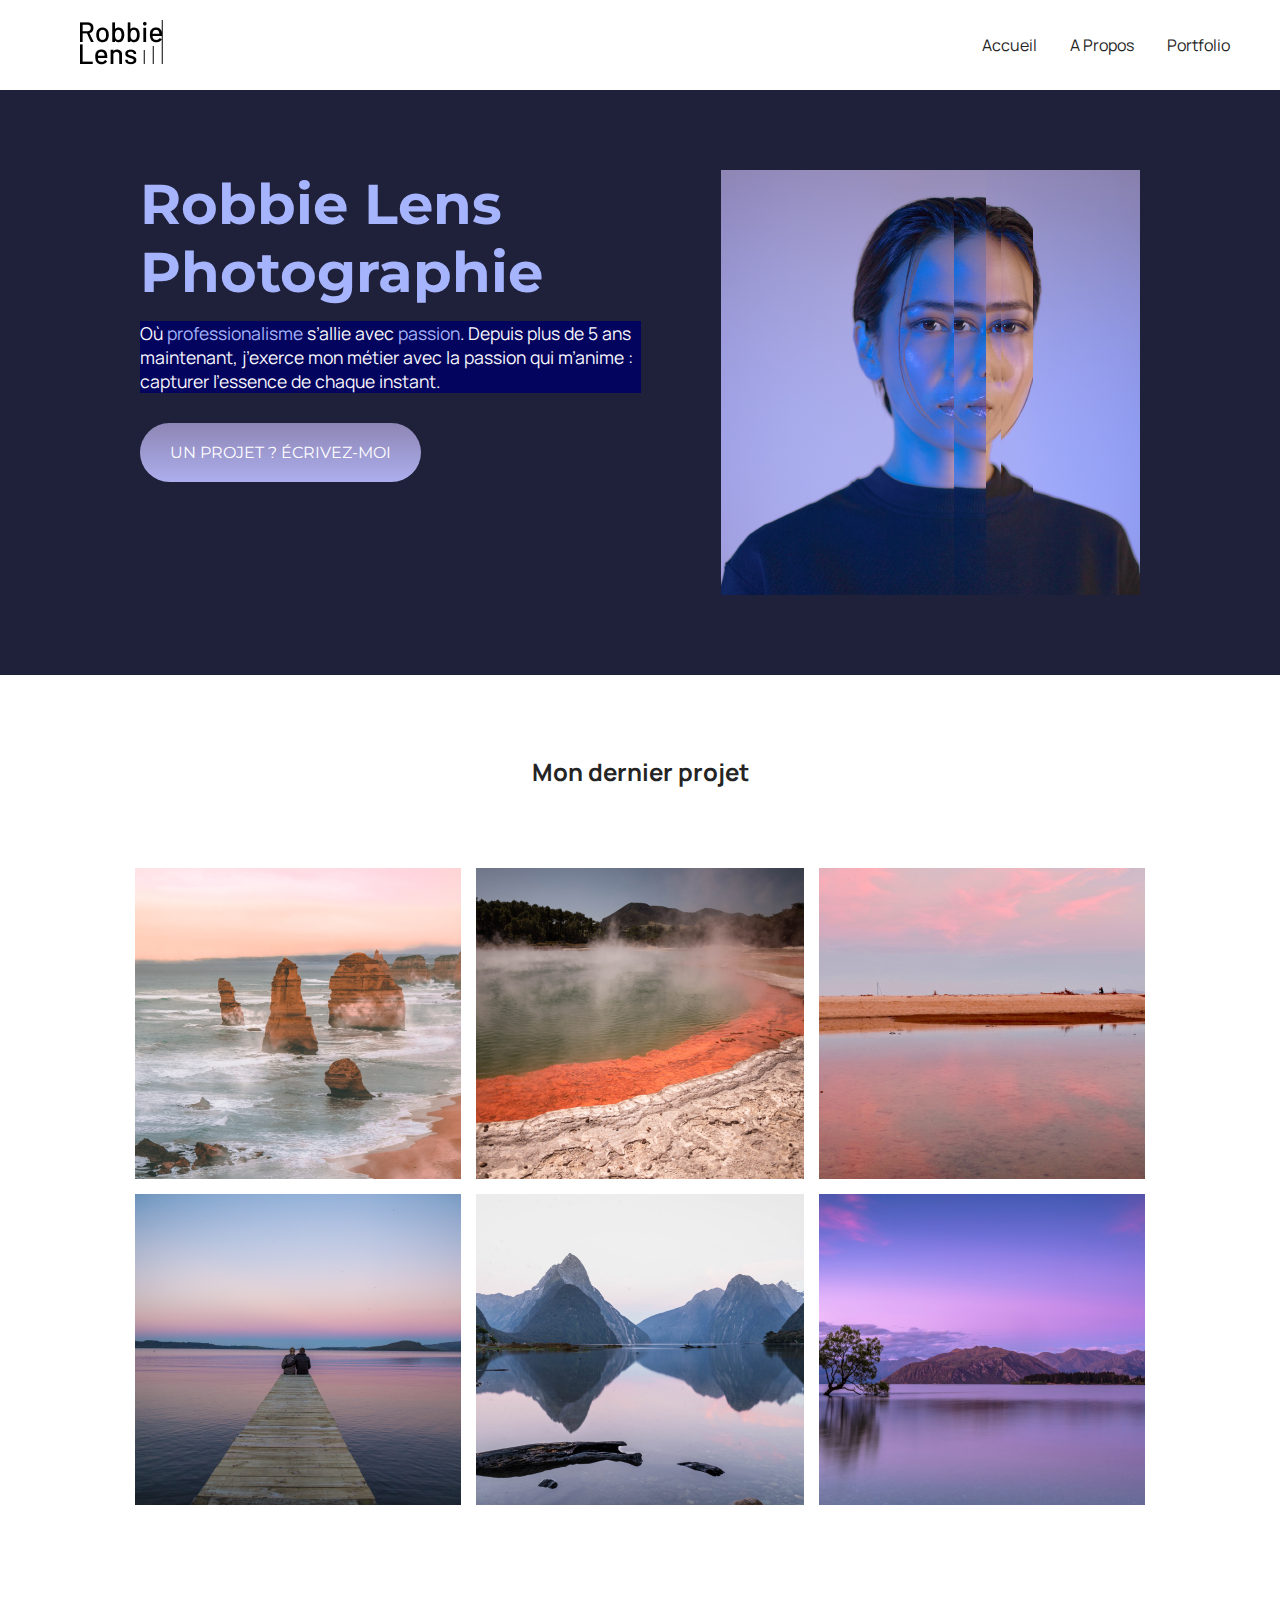
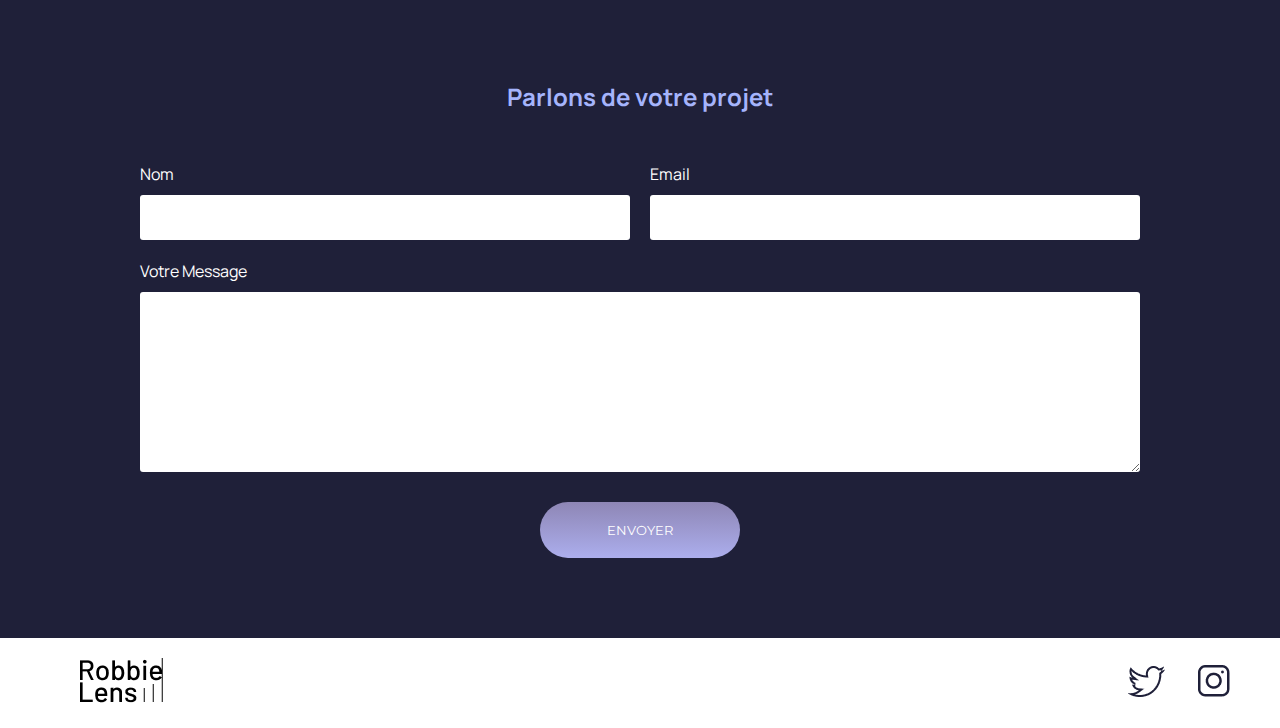
<file: index.html>
<!DOCTYPE html>
<html lang="fr">

    <head>
        <meta charset="utf-8" />
        <title>Accueil - Robbie Lens Photographie</title>
        <link href="style/style.css" rel="stylesheet">
        <link href="style/index.css" rel="stylesheet">
        <link rel="preconnect" href="https://fonts.googleapis.com">
        <link rel="preconnect" href="https://fonts.gstatic.com" crossorigin>
        <link href="https://fonts.googleapis.com/css2?family=Manrope&family=Montserrat&display=swap" rel="stylesheet">
    </head>

    <body>
        <header>
            <nav>
                <a href="index.html" class="lien-icone">
                <img src="images/logo_robbielens.png" alt="Logo Robbie Lens">
                </a>
                <div>
                <a href="index.html">Accueil</a>
                <a href="a-propos.html">A Propos</a>
                <a href="portfolio.html">Portfolio</a>
                </div>
            </nav>
        </header>
        <main>
            <section class="accueil-introduction">
                <div>
                    <h1>Robbie Lens Photographie</h1>
                    <p>
                        Où <em>professionalisme</em> s’allie avec <em>passion</em>. Depuis
                        plus de 5 ans maintenant, j’exerce mon métier avec la passion
                        qui m’anime : capturer l’essence de chaque instant.
                    </p>
                    <a href="#contact" class="cta">UN PROJET ? ÉCRIVEZ-MOI</a>
                </div>
                <img src="images/robbie_lens.png" alt="Photo de l'Artiste avec effet"/>
            </section>
            <section class="accueil-photos">
                <h2>Mon dernier projet</h2>
                <div>
                    <img src="images/accueil/element-1.png" alt="Twelve apostles - Australie" >
                    <img src="images/accueil/element-2.png" alt="Wai-O-Tapu - Nouvelle Zélande">
                    <img src="images/accueil/element-3.png" alt="Parc National d'Abel Tasman - Nouvelle Zélande">
                </div>
                <div>
                    <img src="images/accueil/element-4.png" alt="Lac Rotorua - Nouvelle Zélande" >
                    <img src="images/accueil/element-5.png" alt="Milford Sound - Nouvelle-Zélande" >
                    <img src="images/accueil/element-6.png" alt="Lac Wanaka - Nouvelle Zémande" >
                </div>
            </section>
            <section id="contact" class="section-contact">
                <h2>Parlons de votre projet</h2>
                <form method="get" action="#">
                    <div class="form-nom-email">
                        <div class="form-column">
                            <label for="nom">Nom</label>
                            <input type="text" name="nom" id="nom">
                        </div>
                        <div class="form-column">
                            <label for="email">Email</label>
                            <input type="email" name="email" id="email">
                        </div>
                    </div>
                    <label for="message">Votre Message</label>
                    <textarea name="message" id="message" rows="10"></textarea>
                    <input type="submit" value="ENVOYER" class="cta">
                </form>
            </section>
        </main>
        <footer>
            <a href="index.html" class="lien-icone">
            <img src="images/logo_robbielens.png" alt="Logo Robbie Lens">
            </a>
            <div>
            <a target="_blank" href="https://twitter.com/" class="lien-icone">
                <img src="images/twitter.png" alt="Logo Twittter">
            </a>
            <a target="_blank" href="https://www.instagram.com/" class="lien-icone">
                <img src="images/instagram.png" alt="Logo Instagram">
            </a>
            </div>
        </footer>
    </body>

</html>
</file>
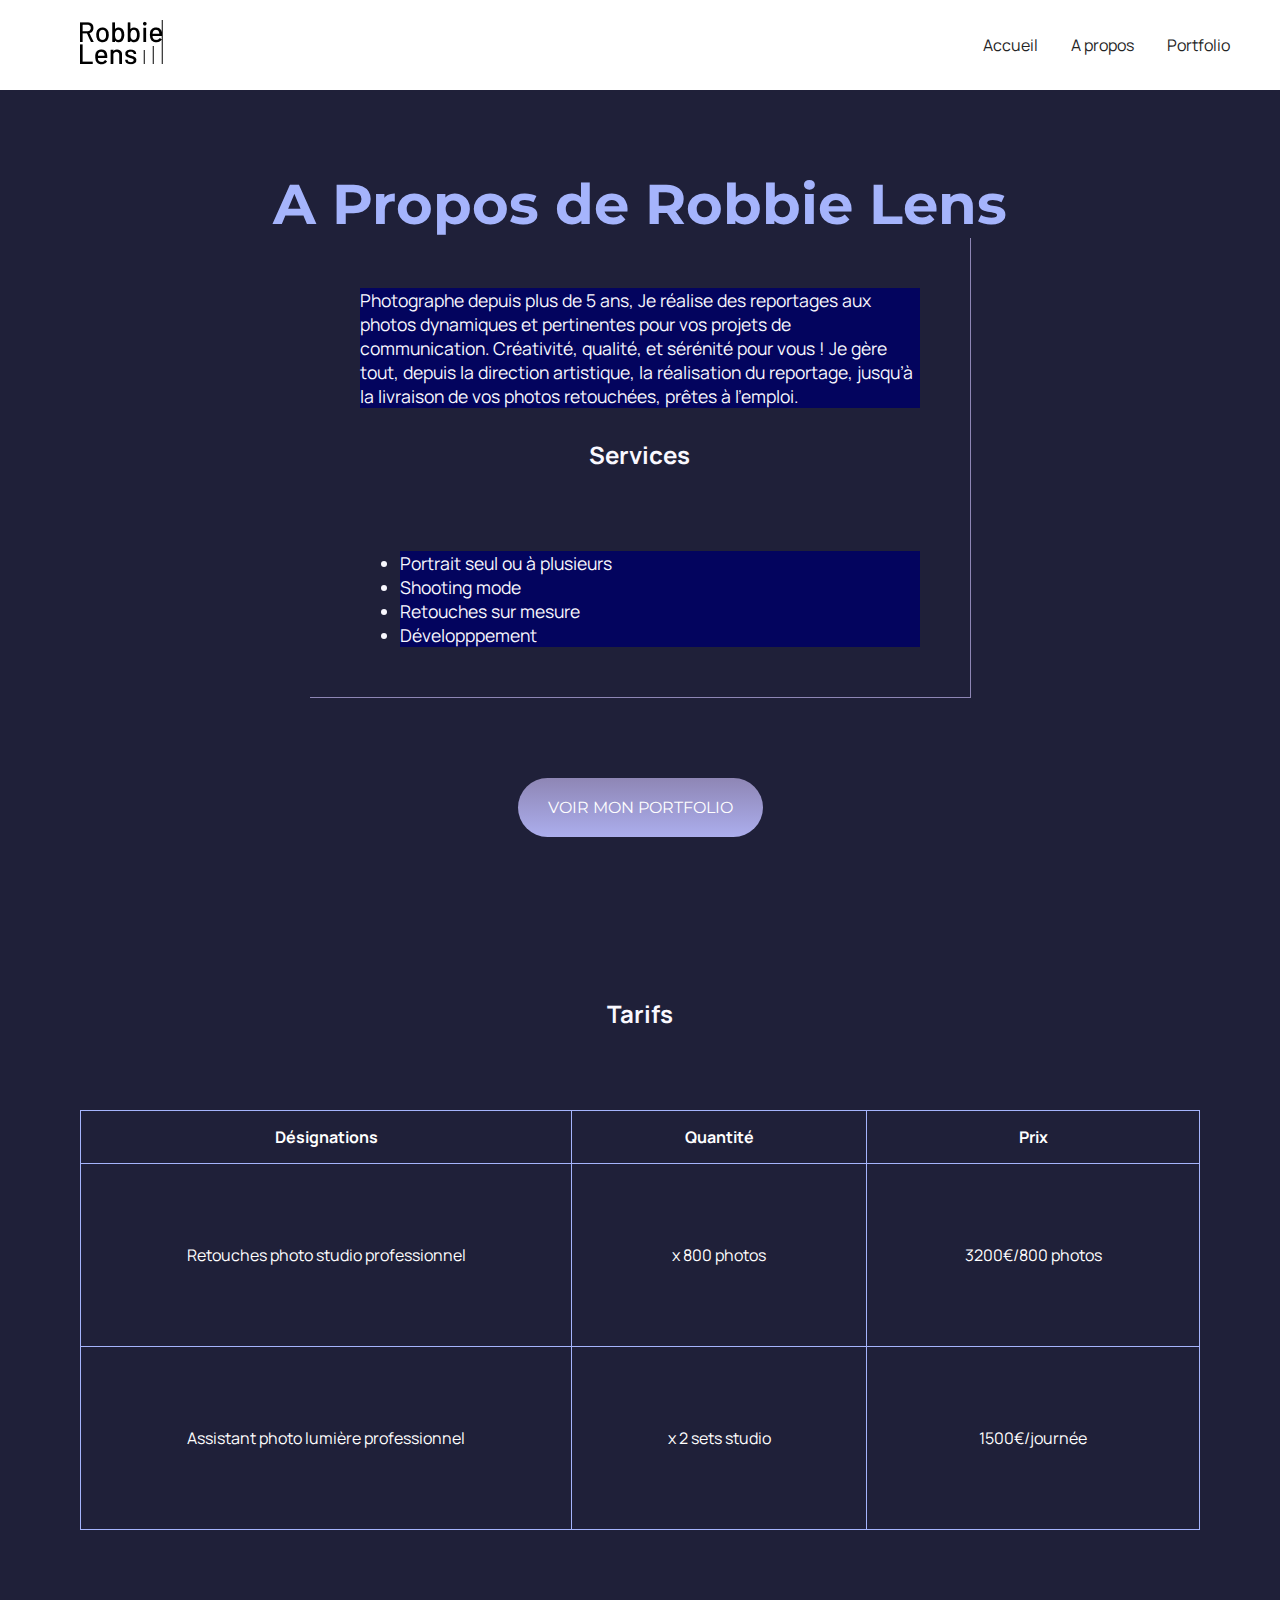
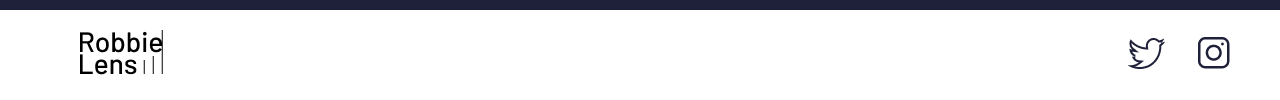
<file: a-propos.html>
<!DOCTYPE html>
<html lang="fr">

    <head>
        <meta charset="utf-8">
        <title>A propos - Robbie Lens Photographie</title>
        <link href="style/style.css" rel="stylesheet">
        <link href="style/a-propos.css" rel="stylesheet">
        <link rel="preconnect" href="https://fonts.googleapis.com">
        <link rel="preconnect" href="https://fonts.gstatic.com" crossorigin>
        <link href="https://fonts.googleapis.com/css2?family=Manrope&family=Montserrat&display=swap" rel="stylesheet">
    </head>

    <body>
        <header>
            <nav>
                <a href="index.html" class="lien-icone">
                    <img src="images/logo_robbielens.png" alt="Logo Robbie Lens">
                </a>
                <div>
                    <a href="index.html">Accueil</a>
                    <a href="a-propos.html">A propos</a>
                    <a href="portfolio.html">Portfolio</a>
                </div>
            </nav>
        </header>
        <main class="a-propos-main">
            <section>
                <h1>A Propos de Robbie Lens</h1>
                <div class="carre-contenu">
                    <p>
                        Photographe depuis plus de 5 ans, Je réalise des reportages aux photos dynamiques et pertinentes
                        pour
                        vos 
                        projets de communication. Créativité, qualité, et sérénité pour vous ! Je gère tout, depuis la
                        direction
                        artistique, la réalisation du reportage, jusqu’à la livraison de vos photos retouchées, prêtes à 
                        l’emploi.
                    </p>
                    <h2>Services</h2>
                    <ul>
                        <li>Portrait seul ou à plusieurs</li>
                        <li>Shooting mode</li>
                        <li>Retouches sur mesure</li>
                        <li>Développpement</li>
                    </ul>
                </div>     
                <div>
                    <a href="" class="cta">VOIR MON PORTFOLIO</a>
                </div>
            </section>
            <section class="section-tarifs">
                <h2>Tarifs</h2>
                <table>
                    <thead>
                        <tr>
                            <th>Désignations</th>
                            <th>Quantité</th>
                            <th>Prix</th>
                        </tr>
                    </thead>
                    <tbody>
                        <tr>
                            <td>Retouches photo studio professionnel</td>
                            <td>x 800 photos</td>
                            <td>3200€/800 photos</td>
                        </tr>
                        <tr>
                            <td>Assistant photo lumière professionnel</td>
                            <td>x 2 sets studio</td>
                            <td>1500€/journée</td>
                        </tr>
                    </tbody>
                </table>
            </section>
        </main>
        <footer>            
            <a href="index.html" class="lien-icone">
                <img src="images/logo_robbielens.png" alt="Logo Robbie Lens">
            </a>
            <div>
                <a target="_blank" href="https://twitter.com/" class="lien-icone">
                    <img src="images/twitter.png" alt="Lien vers mon twitter">
                </a>
                <a target="_blank" href="https://www.instagram.com/" class="lien-icone">
                    <img src="images/instagram.png" alt="Lien vers mon instagram">
                </a>
            </div>    
        </footer>
    </body>

</html>
</file>
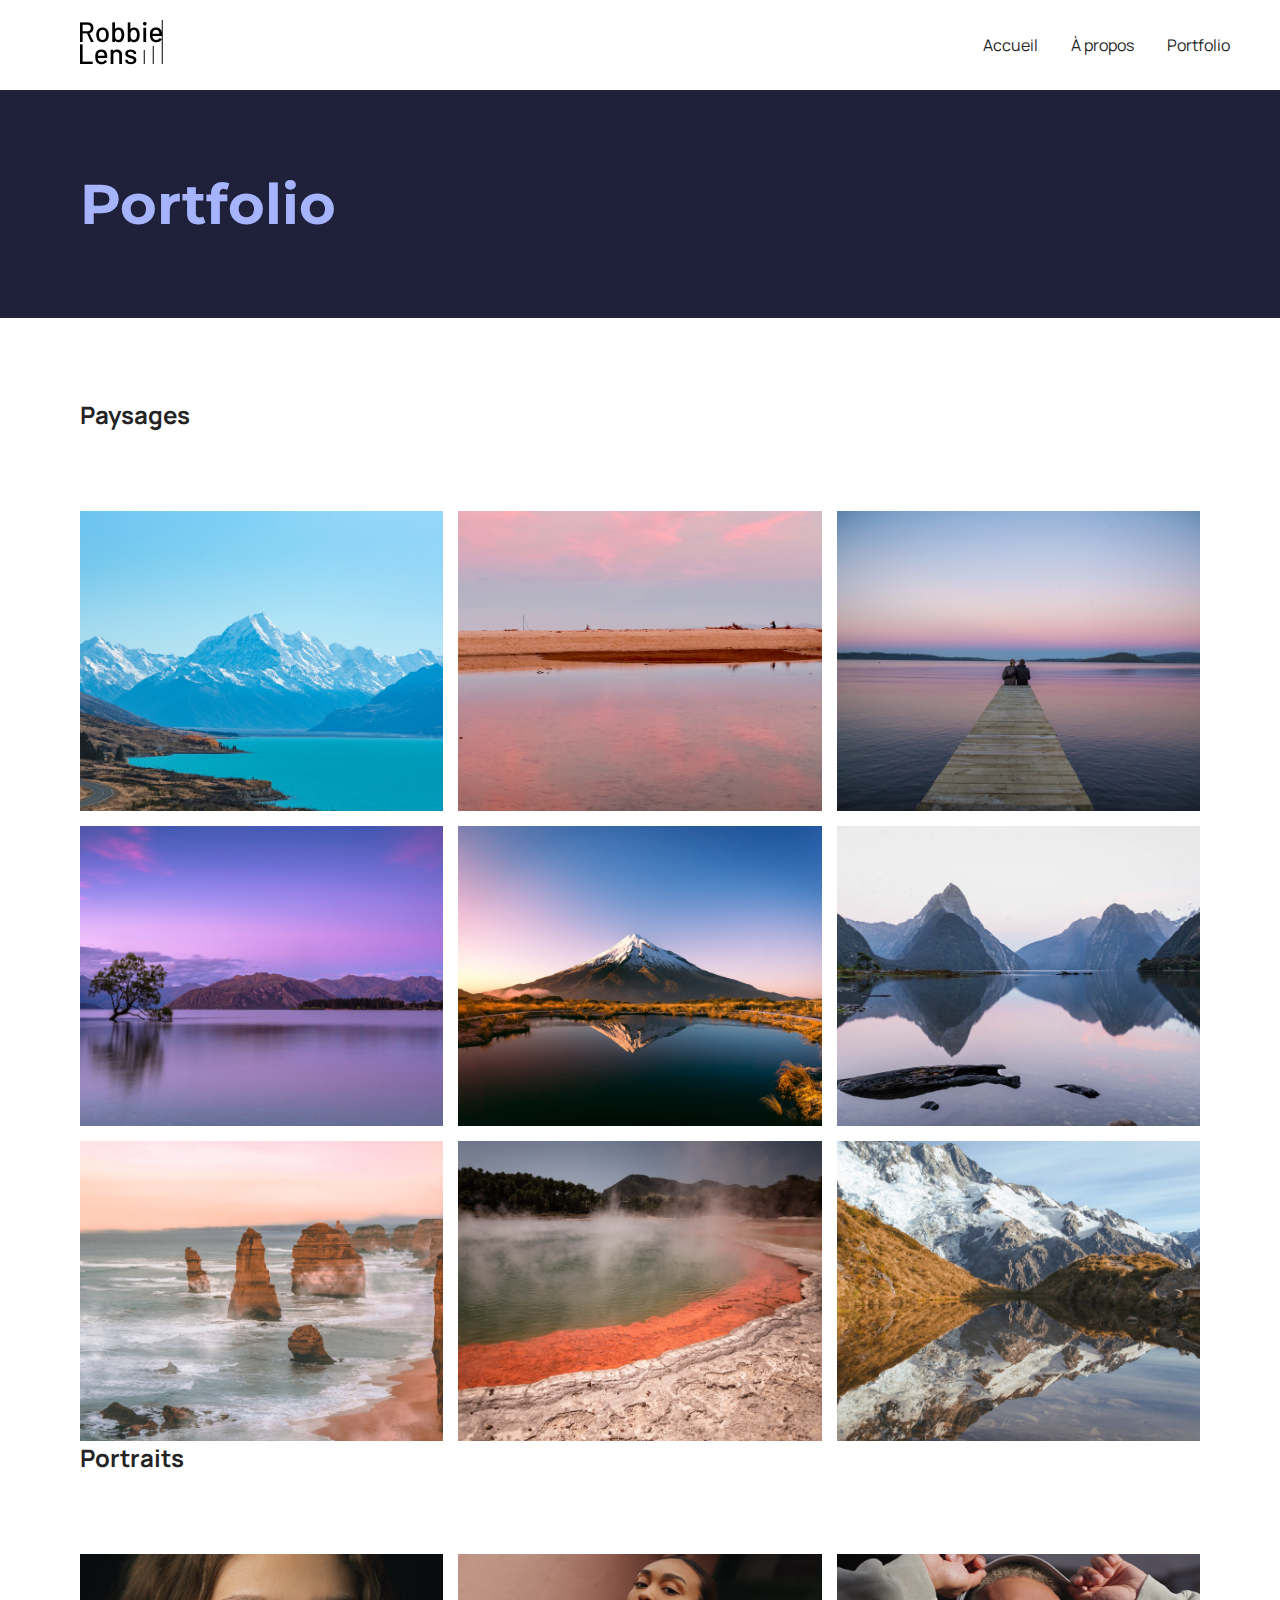
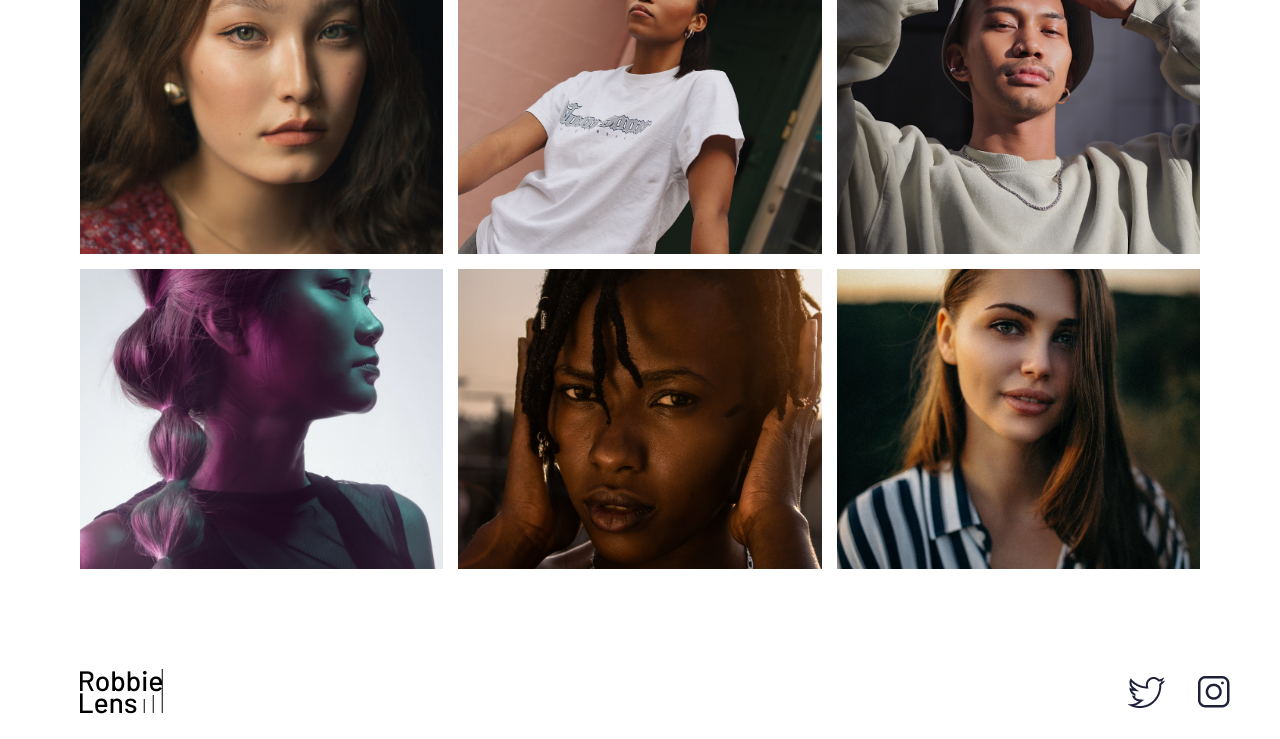
<file: portfolio.html>
<!DOCTYPE html>
<html lang="fr">

<head>
    <meta charset="utf-8" >
    <title>Portfolio - Robbie Lens Photographie</title>
    <link href="style/style.css" rel="stylesheet" >
    <link href="style/portfolio.css" rel="stylesheet">
    <link rel="preconnect" href="https://fonts.googleapis.com">
    <link rel="preconnect" href="https://fonts.gstatic.com" crossorigin>
    <link href="https://fonts.googleapis.com/css2?family=Manrope&family=Montserrat&display=swap" rel="stylesheet">
</head>

<body>
    <header>
        <nav>
            <a href="index.html" class="lien-icone">
                <img src="images/logo_robbielens.png" alt="Logo Robbie Lens" >
            </a>
            <div>
                <a href="index.html">Accueil</a>
                <a href="a-propos.html">À propos</a>
                <a href="portfolio.html">Portfolio</a>
            </div>
        </nav>
    </header>
    <main>
        <section>
            <h1>Portfolio</h1>
        </section>
        <section class="portfolio-section-photos">
            <h2>Paysages</h2>
                <div class="grid-paysages">
                    <a href="images/portfolio/paysage1.jpg" class="lien-conteneur-photo">
                        <img src="images/portfolio/paysage1.jpg" alt="Mont Aoraki - Nouvelle-Zélande">
                        <div class="photo-hover">Voir la photo</div>
                    </a>
                    <a href="images/portfolio/paysage2.jpg" class="lien-conteneur-photo">
                        <img src="images/portfolio/paysage2.jpg" alt="Parc National d'Abel Tasman - Nouvelle-Zélande">
                        <div class="photo-hover">Voir la photo</div>
                    </a>
                    <a href="images/portfolio/paysage3.jpg" class="lien-conteneur-photo">
                        <img src="images/portfolio/paysage3.jpg" alt="Lac Rotorua - Nouvelle-Zélande">
                        <div class="photo-hover">Voir la photo</div>
                    </a>
                    <a href="images/portfolio/paysage4.jpg" class="lien-conteneur-photo">                       
                        <img src="images/portfolio/paysage4.jpg" alt="Lac Wanaka - Nouvelle-Zélande">
                        <div class="photo-hover">Voir la photo</div>
                    </a>
                    <a href="images/portfolio/paysage5.jpg" class="lien-conteneur-photo">
                        <img src="images/portfolio/paysage5.jpg" alt="Mont Taranaki - Nouvelle-Zélande">
                        <div class="photo-hover">Voir la photo</div>
                    </a>
                    <a href="images/portfolio/paysage6.jpg" class="lien-conteneur-photo">
                        <img src="images/portfolio/paysage6.jpg" alt="Milford Sound - Nouvelle-Zélande">
                        <div class="photo-hover">Voir la photo</div>
                    </a>
                    <a href="images/portfolio/paysage7.jpg" class="lien-conteneur-photo">
                        <img src="images/portfolio/paysage7.jpg" alt="Twelve apostle - Australie">
                        <div class="photo-hover">Voir la photo</div>
                    </a>
                    <a href="images/portfolio/paysage8.jpg" class="lien-conteneur-photo">
                        <img src="images/portfolio/paysage8.jpg" alt="Wai-O-Tapu - Nouvelle-Zélande">
                        <div class="photo-hover">Voir la photo</div>
                    </a>
                    <a href="images/portfolio/paysage9.jpg" class="lien-conteneur-photo">
                        <img src="images/portfolio/paysage9.jpg" alt="Mont Cook - Nouvelle-Zélande">
                        <div class="photo-hover">Voir la photo</div>
                    </a>
                </div>
            <h2>Portraits</h2>
                <div class="grid-portraits">
                    <a href="images/portfolio/portrait1.jpg" class="lien-conteneur-photo">
                        <img src="images/portfolio/portrait1.jpg" alt="Portrait jeune femme 1" >
                        <div class="photo-hover">Voir la photo</div>
                    </a>
                    <a href="images/portfolio/portrait2.jpg" class="lien-conteneur-photo">
                        <img src="images/portfolio/portrait2.jpg" alt="Portrait jeune femme 2" >
                        <div class="photo-hover">Voir la photo</div>
                    </a>
                    <a href="images/portfolio/portrait3.jpg" class="lien-conteneur-photo">
                        <img src="images/portfolio/portrait3.jpg" alt="Portrait jeune homme 3" >
                        <div class="photo-hover">Voir la photo</div>
                    </a>
                    <a href="images/portfolio/portrait4.jpg" class="lien-conteneur-photo">
                        <img src="images/portfolio/portrait4.jpg" alt="Portrait jeune femme 4" >
                        <div class="photo-hover">Voir la photo</div>
                    </a>
                    <a href="images/portfolio/portrait5.jpg" class="lien-conteneur-photo">
                        <img src="images/portfolio/portrait5.jpg" alt="Portrait jeune femme 5" >
                        <div class="photo-hover">Voir la photo</div>
                    </a>
                    <a href="images/portfolio/portrait6.jpg" class="lien-conteneur-photo">
                        <img src="images/portfolio/portrait6.jpg" alt="Portrait jeune femme 6" >
                        <div class="photo-hover">Voir la photo</div>
                    </a>

                </div>
        </section>
    </main>
    <footer>
        <a href="index.html" class="lien-icone">
            <img src="images/logo_robbielens.png" alt="Logo Robbie Lens" >
        </a>
        <div>
            <a target="_blank" href="https://twitter.com/" class="lien-icone">
                <img src="images/twitter.png" alt="Logo Twitter" >
            </a>
            <a target="_blank" href="https://www.instagram.com/" class="lien-icone">
                <img src="images/instagram.png" alt="Logo Instagram" >
            </a>
        </div>
    </footer>
</body>

</html>
</file>
<file: style/style.css>
* {
    margin: 0;
}

body {
    font-family: 'Manrope', sans-serif;
    font-size: 1em;
    background-color: #1f2039;
}

a{
    color:#242424;
    text-decoration: none;
}

em {
    color: #A5B4FC;
    font-style: normal;
}

h1 {
    font-size: 3.5em;
    color: #a5b4fc;
    font-family: 'Montserrat', sans-serif;
}

h2 {
    color: #f9f8ff;
}

p,
li {
    font-size: 1.1em;
    font-family: "Manrope", sans-serif;
    color: #f9f8ff;
    background-color: #03045e;
}

header,
footer {
    background-color: white;
    padding: 20px 50px 20px 50px;
}

.cta {
    display: inline-block;
    background: linear-gradient(#8e86b5, #acaeed);
    font-family: 'Montserrat', sans-serif;
    color: white;
    border-radius: 50px;
    padding: 20px 30px;
}

a:hover {
    text-decoration: underline;
}

.cta:hover{
    background: linear-gradient(#696484,#8788ba);
    text-decoration: none;
}

.lien-icone {
    margin-left: 30px;
}

.lien-icone:hover {
    opacity:0.5;
}

section {
    padding: 80px;
}

footer,
nav {
    display: flex;
    flex-direction: row;
    align-items: center;
    justify-content: space-between;
}

nav a {
    margin-left: 30px;
}
</file>
<file: style/index.css>
.accueil-photos {
    background-color: white;
    padding: 80px;
}
  
.accueil-photos h2 {
    color: #242424;
    text-align: center;
    margin-bottom: 80px;
}
  
.accueil-photos div {
    display: flex;
    flex-direction: row;
    gap: 15px;
    justify-content: center;
    margin-bottom: 15px;
}
  
.accueil-introduction {
    display: flex;
    flex-direction: row;
    max-width: 1000px;
    align-items: flex-start;
    margin: auto;
}
  
.accueil-introduction h1 {
    margin-bottom: 15px;
}
  
.accueil-introduction p {
    margin-bottom: 30px;
}
  
.accueil-introduction div {
    padding-right: 80px;
}

.section-contact h2 {
    color: #a5b4fc;
    text-align: center;
    margin-bottom: 50px;
}

form {
    display: flex;
    flex-direction: column;
    max-width: 1000px;
    margin: auto;
    color: white;
}

.form-nom-email {
    display: flex;
    flex-direction: row;
    gap: 20px;
}

.form-column {
    flex: 1;
    display: flex;
    flex-direction: column;
    margin-bottom: 20px;
}
  
input,
textarea {
    padding: 15px;
    border-radius: 3px;
    border: none;
}
  
label {
    margin-bottom: 10px;
}
  
input[type='submit'] {
    width: 200px;
    margin: auto;
    margin-top: 30px;
}

@media screen and (max-width : 996px) {
    .accueil-introduction {
        flex-direction: column;
        align-items: center;
        justify-content: center;
    }

.accueil-introduction div {
    padding-right: 0;
    text-align: center;
    order: 2;
}

.accueil-introduction img {
    order: 1;
    margin-bottom: 20px;
    width: 100%;
}

.accueil-photos {
    padding: 20px;
}

.accueil-photos div {
    flex-direction: column;
}

.section-contact {
    padding: 50px 20px;
}

.form-nom-email {
    flex-direction: column;
    gap: 0;
}
}
</file>
<file: style/a-propos.css>
.carre-contenu {
    border-right: 1px solid #8e86b5;
    border-bottom: 1px solid #8e86b5;
    padding: 50px;
    width: 50%;
    margin: auto;
    margin-bottom: 80px;
}
  
.carre-contenu h2 {
    margin-top: 30px;
}
  
.carre-contenu ul {
    margin-top: 30px;
}
  
.carre-contenu + div {
    text-align: center;
}
  
.a-propos-main {
    margin: auto;
}

table {
    border-collapse: collapse;
    color: white;
    text-align: center;
    width: 100%;
}

td, th {
    border: 1px solid #a5b4fc;
    padding: 15px;
}

td {
    padding: 80px;
}

h2 {
    margin-bottom: 80px;
}

h1,
h2 {
    text-align: center;
}

@media screen and (max-width: 996px) {
    .section-tarifs {
        display: none;
    }
}
</file>
<file: style/portfolio.css>
.portfolio-section-photos {
    background-color: white;
}
  
.portfolio-section-photos h2 {
    color: #242424;
    margin-bottom: 80px;
}
  
.grid-paysages {
    display: grid;
    grid-template-columns: 1fr 1fr 1fr;
    grid-template-rows: 300px 300px 300px;
    gap: 15px;
}
  
.grid-portraits {
    display: grid;
    grid-template-columns: 1fr 1fr 1fr;
    grid-template-rows: 300px 300px;
    gap: 15px;
}
  
.grid-paysages img,
.grid-portraits img {
    width: 100%;
    height: 100%;
    object-fit: cover;
}
  
.lien-conteneur-photo {
    position: relative;
}
  
.photo-hover {
    position: absolute;
    top: 0;
    left: 0;
    right: 0;
    bottom: 0;
    display: flex;
    align-items: center;
    justify-content: center;
    font-size: 1.5em;
    color: white;
    background-color: rgba(0, 0, 0, 0.7);
    display: none;
}
  
.lien-conteneur-photo:hover .photo-hover {
    display: flex;
}

@media screen and (max-width: 996px) {
    .grid-paysages {
        grid-template-columns: 1fr;
        gap: 15px;
}

    .grid-portraits {
        grid-template-columns: 1fr;
        gap: 15px;       
    }
}
</file>
